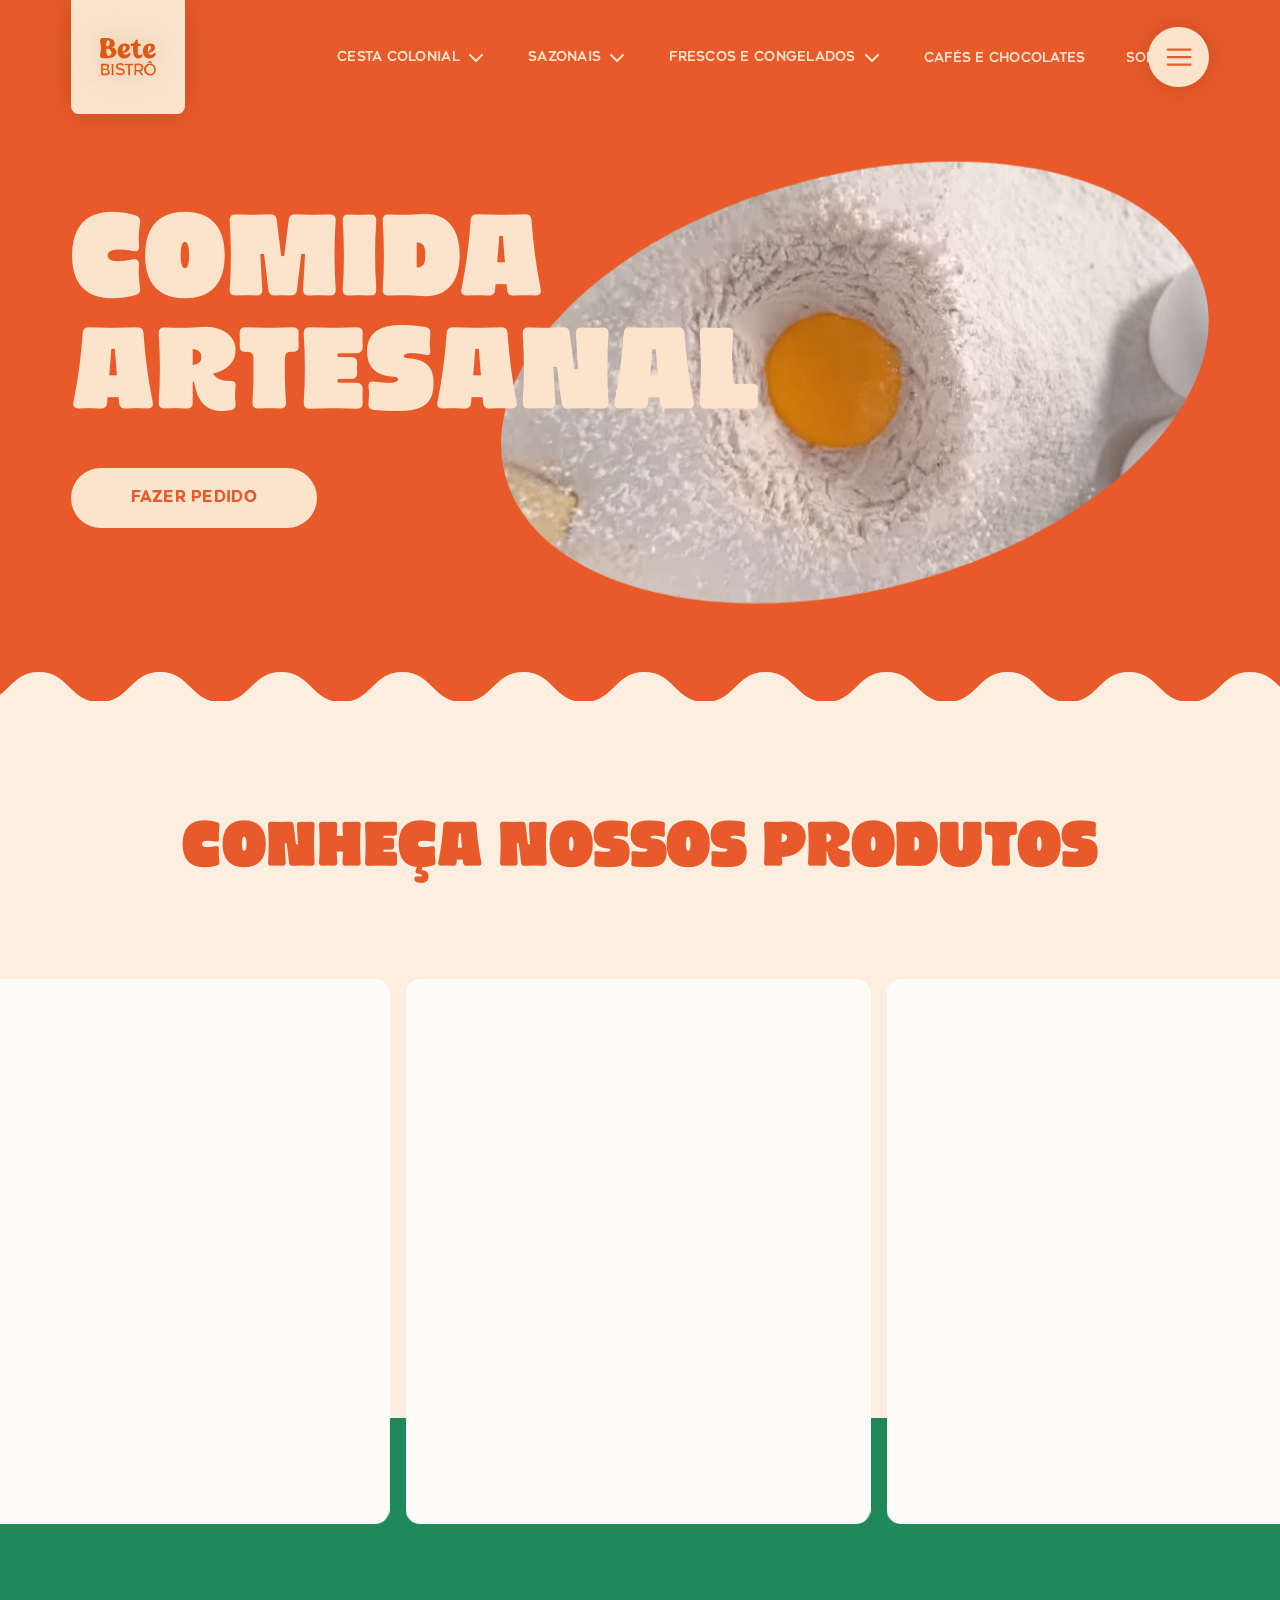
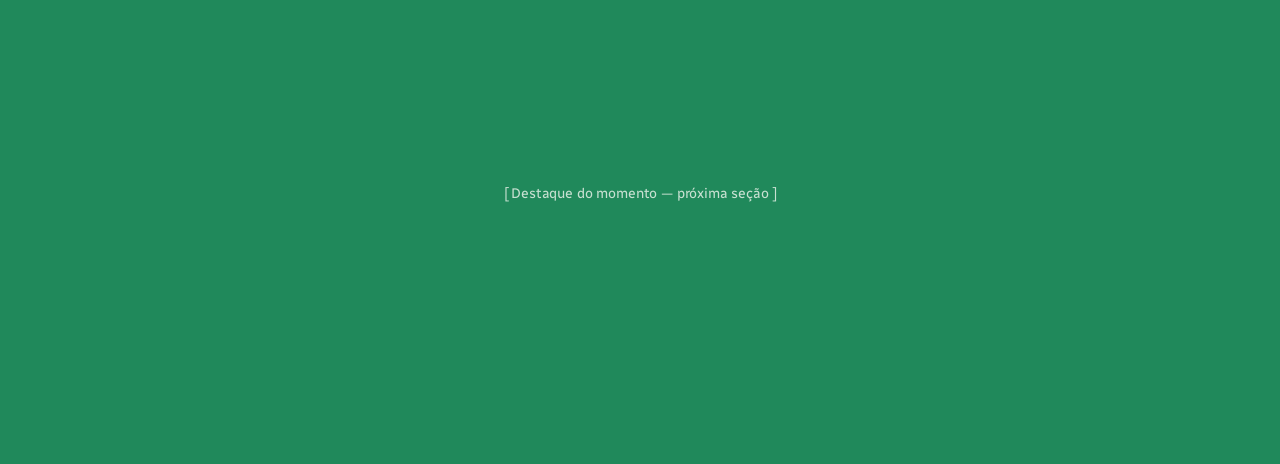
<file: index.html>
<!DOCTYPE html>
<html lang="pt-BR">
<head>
  <meta charset="UTF-8">
  <meta name="viewport" content="width=device-width, initial-scale=1.0">
  <title>Bete Bistrô</title>
  <link rel="stylesheet" href="tokens.css">
  <link rel="stylesheet" href="styles.css">
</head>
<body data-page="home">

<!-- ============================================================
     HEADER
     ============================================================ -->
<header class="header is-collapsed" id="header">

  <!-- Logo (3 peças pra animação de entrada na home) -->
  <a href="/" class="header__logo" aria-label="Bete Bistrô — Página inicial">
    <div class="logo-anim" id="logoAnim">
      <div class="logo-anim__piece logo-anim__rect"></div>
      <img class="logo-anim__piece logo-anim__bete" src="assets/svg/logo-bete.svg" alt="" aria-hidden="true">
      <img class="logo-anim__piece logo-anim__bistro" src="assets/svg/logo-bistro.svg" alt="" aria-hidden="true">
    </div>
  </a>

  <!-- Nav expandido (desktop largo) -->
  <nav class="header__nav" id="nav" aria-label="Navegação principal">

    <div class="header__nav-item header__nav-item--has-children">
      <a href="/cesta-colonial" class="header__nav-link">
        Cesta Colonial
        <svg class="header__nav-chevron" viewBox="0 0 24 24" fill="none" aria-hidden="true">
          <path d="M6 9L12 15L18 9" />
        </svg>
      </a>
      <div class="header__dropdown" role="menu" aria-label="Subitens de Cesta Colonial">
        <a href="/cesta-afeto" role="menuitem">Cesta Afeto</a>
        <a href="/cesta-ternura" role="menuitem">Cesta Ternura</a>
        <a href="/cesta-carinho" role="menuitem">Cesta Carinho</a>
      </div>
    </div>

    <div class="header__nav-item header__nav-item--has-children">
      <a href="/sazonais" class="header__nav-link">
        Sazonais
        <svg class="header__nav-chevron" viewBox="0 0 24 24" fill="none" aria-hidden="true">
          <path d="M6 9L12 15L18 9" />
        </svg>
      </a>
      <div class="header__dropdown" role="menu" aria-label="Subitens de Sazonais">
        <a href="/cesta-inverno" role="menuitem">Cesta Inverno</a>
        <a href="/cesta-junina" role="menuitem">Cesta Junina</a>
      </div>
    </div>

    <div class="header__nav-item header__nav-item--has-children">
      <a href="/frescos-e-congelados" class="header__nav-link">
        Frescos e Congelados
        <svg class="header__nav-chevron" viewBox="0 0 24 24" fill="none" aria-hidden="true">
          <path d="M6 9L12 15L18 9" />
        </svg>
      </a>
      <div class="header__dropdown" role="menu" aria-label="Subitens de Frescos e Congelados">
        <a href="/doces-bolos-tortas" role="menuitem">Doces, bolos e tortas</a>
        <a href="/paes-salgados" role="menuitem">Pães e Salgados</a>
      </div>
    </div>

    <div class="header__nav-item">
      <a href="/cafes-e-chocolates" class="header__nav-link">Cafés e Chocolates</a>
    </div>

    <div class="header__nav-item">
      <a href="/sobre" class="header__nav-link">Sobre Nós</a>
    </div>

  </nav>

  <!-- Botão menu (hamburguer/X) -->
  <button class="menu-btn is-visible" id="menuBtn" aria-label="Abrir menu" aria-expanded="false" aria-controls="drawer">
    <span class="menu-btn__bg" aria-hidden="true"></span>
    <svg class="menu-btn__icon icon" viewBox="0 0 24 24" fill="none" aria-hidden="true">
      <line class="menu-btn__line menu-btn__line--top"    x1="3" y1="6"  x2="21" y2="6"  />
      <line class="menu-btn__line menu-btn__line--middle" x1="3" y1="12" x2="21" y2="12" />
      <line class="menu-btn__line menu-btn__line--bottom" x1="3" y1="18" x2="21" y2="18" />
    </svg>
  </button>

</header>

<!-- Síncrono: remove o estado collapsed default em desktop top, antes do primeiro paint.
     Em mobile/tablet/scrolled, mantém o estado collapsed (que é o default no HTML). -->
<script>
  if (window.innerWidth > 1200 && window.scrollY <= 100) {
    document.getElementById('header').classList.remove('is-collapsed');
    document.getElementById('menuBtn').classList.remove('is-visible');
  } else if (document.body.getAttribute('data-page') === 'home') {
    /* Mobile/tablet home: esconde o btn pra animar junto com o logo */
    document.getElementById('menuBtn').classList.remove('is-visible');
  }
</script>


<!-- ============================================================
     DRAWER (gaveta do menu)
     ============================================================ -->
<div class="drawer" id="drawer" aria-hidden="true">
  <div class="drawer__overlay" aria-hidden="true"></div>

  <nav class="drawer__panel" aria-label="Menu principal" role="navigation">
    <ul class="drawer__list">

      <li class="drawer__item drawer__item--has-children">
        <button class="drawer__row" aria-expanded="false" aria-controls="sub-cesta-colonial">
          <span class="drawer__label">Cesta Colonial</span>
          <svg class="drawer__chevron icon" viewBox="0 0 24 24" fill="none" aria-hidden="true">
            <path d="M6 9L12 15L18 9" stroke-linecap="round" stroke-linejoin="round" />
          </svg>
        </button>
        <div class="drawer__submenu" id="sub-cesta-colonial">
          <div class="drawer__submenu-inner">
            <a href="/cesta-afeto" class="drawer__sublink">Cesta Afeto</a>
            <a href="/cesta-ternura" class="drawer__sublink">Cesta Ternura</a>
            <a href="/cesta-carinho" class="drawer__sublink">Cesta Carinho</a>
            <a href="/cesta-colonial" class="drawer__sublink drawer__sublink--all">Ver todos</a>
          </div>
        </div>
      </li>

      <li class="drawer__item drawer__item--has-children">
        <button class="drawer__row" aria-expanded="false" aria-controls="sub-sazonais">
          <span class="drawer__label">Sazonais</span>
          <svg class="drawer__chevron icon" viewBox="0 0 24 24" fill="none" aria-hidden="true">
            <path d="M6 9L12 15L18 9" stroke-linecap="round" stroke-linejoin="round" />
          </svg>
        </button>
        <div class="drawer__submenu" id="sub-sazonais">
          <div class="drawer__submenu-inner">
            <a href="/cesta-inverno" class="drawer__sublink">Cesta Inverno</a>
            <a href="/cesta-junina" class="drawer__sublink">Cesta Junina</a>
            <a href="/sazonais" class="drawer__sublink drawer__sublink--all">Ver todos</a>
          </div>
        </div>
      </li>

      <li class="drawer__item drawer__item--has-children">
        <button class="drawer__row" aria-expanded="false" aria-controls="sub-frescos">
          <span class="drawer__label">Frescos e Congelados</span>
          <svg class="drawer__chevron icon" viewBox="0 0 24 24" fill="none" aria-hidden="true">
            <path d="M6 9L12 15L18 9" stroke-linecap="round" stroke-linejoin="round" />
          </svg>
        </button>
        <div class="drawer__submenu" id="sub-frescos">
          <div class="drawer__submenu-inner">
            <a href="/doces-bolos-tortas" class="drawer__sublink">Doces, bolos e tortas</a>
            <a href="/paes-salgados" class="drawer__sublink">Pães e Salgados</a>
            <a href="/frescos-e-congelados" class="drawer__sublink drawer__sublink--all">Ver todos</a>
          </div>
        </div>
      </li>

      <li class="drawer__item">
        <a href="/cafes-e-chocolates" class="drawer__row drawer__row--link">
          <span class="drawer__label">Cafés e Chocolates</span>
        </a>
      </li>

      <li class="drawer__item">
        <a href="/sobre" class="drawer__row drawer__row--link">
          <span class="drawer__label">Sobre Nós</span>
        </a>
      </li>

    </ul>
  </nav>
</div>


<!-- ============================================================
     HERO
     ============================================================ -->
<section class="hero" id="hero">

  <h1 class="hero__title">
    Comida<br>
    <span class="hero__title-rotator" aria-live="polite">Artesanal</span>
  </h1>

  <div class="hero__video-shape">
    <video
      class="hero__video"
      autoplay
      muted
      loop
      playsinline
      preload="auto"
      poster="assets/img/hero-fallback.png"
      aria-hidden="true">
      <source src="assets/video/hero.webm" type="video/webm">
      <source src="assets/video/hero.mp4" type="video/mp4">
    </video>
  </div>

  <a href="#fazer-pedido" class="btn-primary hero__cta">Fazer pedido</a>

  <div class="hero__ondinha" aria-hidden="true"></div>

</section>


<!-- ============================================================
     CATEGORIAS — "Conheça nossos produtos"
     ============================================================ -->
<section class="categorias" id="categorias">

  <h2 class="categorias__titulo">Conheça nossos produtos</h2>

  <div class="categorias__carousel">
    <div class="categorias__track">

      <a href="/cesta-colonial" class="categorias__card" data-categoria="cesta-colonial">
        <div class="categorias__card-inner">
          <!-- Placeholder: imagem + lettering virão depois -->
        </div>
      </a>

      <a href="/sazonais" class="categorias__card" data-categoria="sazonais">
        <div class="categorias__card-inner">
        </div>
      </a>

      <a href="/cafes-e-chocolates" class="categorias__card" data-categoria="cafes-chocolates">
        <div class="categorias__card-inner">
        </div>
      </a>

      <a href="/frescos-e-congelados" class="categorias__card" data-categoria="frescos-congelados">
        <div class="categorias__card-inner">
        </div>
      </a>

    </div>
  </div>

</section>


<!-- ============================================================
     DESTAQUE (placeholder — próxima seção, fundo verde)
     ============================================================ -->
<section class="destaque" id="destaque">
  [ Destaque do momento — próxima seção ]
</section>


<!-- SVG escondido com o clip-path do shape do hero (referenciado pelo CSS) -->
<svg width="0" height="0" style="position:absolute" aria-hidden="true" focusable="false">
  <defs>
    <clipPath id="hero-shape" clipPathUnits="objectBoundingBox">
      <path d="M0.994 0.289 C1.036 0.540, 0.849 0.837, 0.576 0.953 C0.303 1.070, 0.048 0.961, 0.006 0.711 C-0.036 0.460, 0.151 0.163, 0.424 0.047 C0.696 -0.070, 0.952 0.039, 0.994 0.289 Z" />
    </clipPath>
  </defs>
</svg>

<script src="main.js"></script>
</body>
</html>
</file>
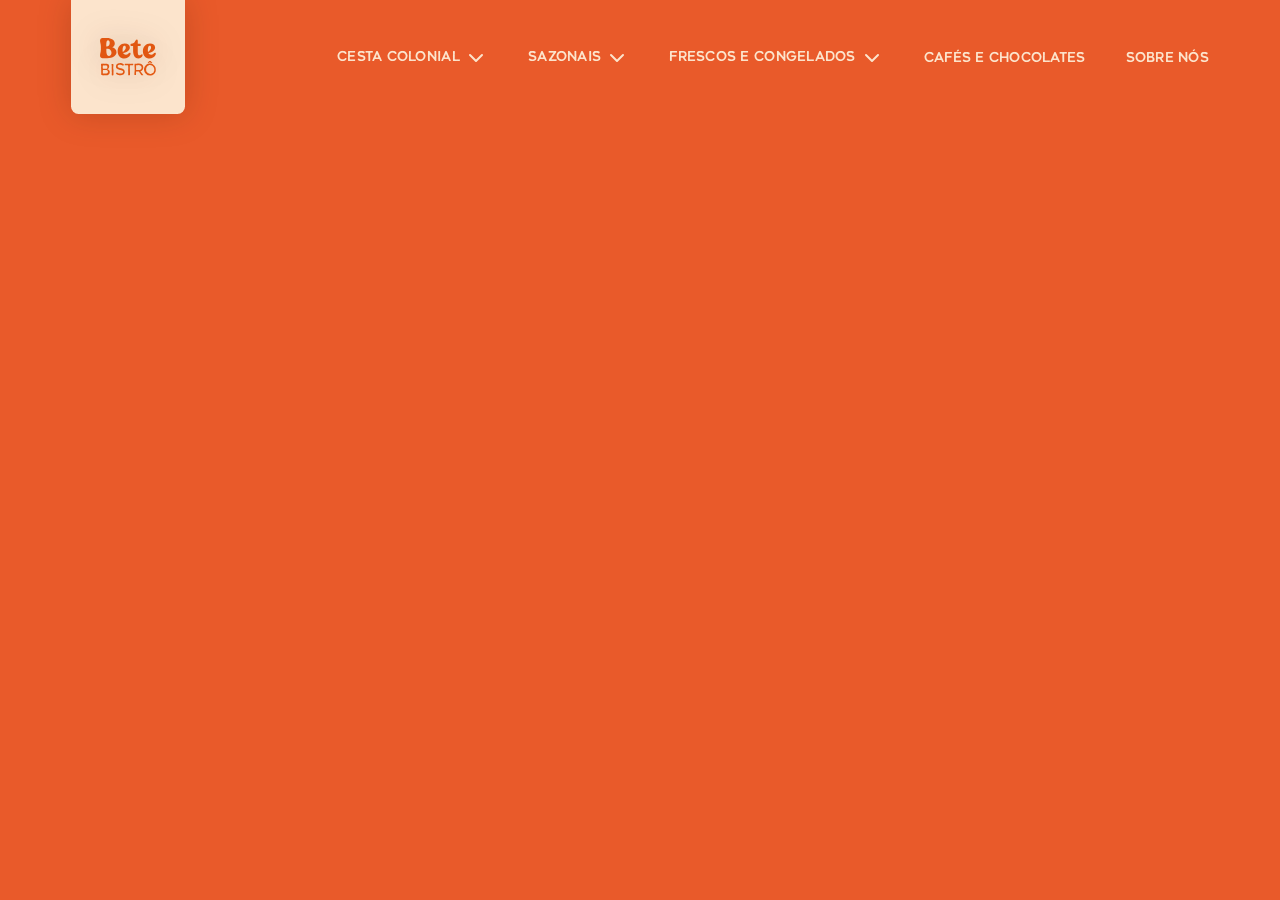
<file: sobre.html>
<!DOCTYPE html>
<html lang="pt-BR">
<head>
  <meta charset="UTF-8">
  <meta name="viewport" content="width=device-width, initial-scale=1.0">
  <title>Sobre Nós — Bete Bistrô</title>
  <link rel="stylesheet" href="tokens.css">
  <link rel="stylesheet" href="styles.css">
</head>
<body>

<!-- ============================================================
     HEADER (idêntico à home)
     ============================================================ -->
<header class="header is-collapsed" id="header">
  <a href="/" class="header__logo" aria-label="Bete Bistrô — Página inicial">
    <div class="logo-anim" id="logoAnim">
      <div class="logo-anim__piece logo-anim__rect"></div>
      <img class="logo-anim__piece logo-anim__bete" src="assets/svg/logo-bete.svg" alt="" aria-hidden="true">
      <img class="logo-anim__piece logo-anim__bistro" src="assets/svg/logo-bistro.svg" alt="" aria-hidden="true">
    </div>
  </a>

  <nav class="header__nav" id="nav" aria-label="Navegação principal">
    <div class="header__nav-item header__nav-item--has-children">
      <a href="/cesta-colonial" class="header__nav-link">Cesta Colonial
        <svg class="header__nav-chevron" viewBox="0 0 24 24" fill="none" aria-hidden="true"><path d="M6 9L12 15L18 9" /></svg>
      </a>
      <div class="header__dropdown" role="menu" aria-label="Subitens de Cesta Colonial">
        <a href="/cesta-afeto" role="menuitem">Cesta Afeto</a>
        <a href="/cesta-ternura" role="menuitem">Cesta Ternura</a>
        <a href="/cesta-carinho" role="menuitem">Cesta Carinho</a>
      </div>
    </div>
    <div class="header__nav-item header__nav-item--has-children">
      <a href="/sazonais" class="header__nav-link">Sazonais
        <svg class="header__nav-chevron" viewBox="0 0 24 24" fill="none" aria-hidden="true"><path d="M6 9L12 15L18 9" /></svg>
      </a>
      <div class="header__dropdown" role="menu" aria-label="Subitens de Sazonais">
        <a href="/cesta-inverno" role="menuitem">Cesta Inverno</a>
        <a href="/cesta-junina" role="menuitem">Cesta Junina</a>
      </div>
    </div>
    <div class="header__nav-item header__nav-item--has-children">
      <a href="/frescos-e-congelados" class="header__nav-link">Frescos e Congelados
        <svg class="header__nav-chevron" viewBox="0 0 24 24" fill="none" aria-hidden="true"><path d="M6 9L12 15L18 9" /></svg>
      </a>
      <div class="header__dropdown" role="menu" aria-label="Subitens de Frescos e Congelados">
        <a href="/doces-bolos-tortas" role="menuitem">Doces, bolos e tortas</a>
        <a href="/paes-salgados" role="menuitem">Pães e Salgados</a>
      </div>
    </div>
    <div class="header__nav-item">
      <a href="/cafes-e-chocolates" class="header__nav-link">Cafés e Chocolates</a>
    </div>
    <div class="header__nav-item">
      <a href="/sobre" class="header__nav-link">Sobre Nós</a>
    </div>
  </nav>

  <button class="menu-btn is-visible" id="menuBtn" aria-label="Abrir menu" aria-expanded="false" aria-controls="drawer">
    <span class="menu-btn__bg" aria-hidden="true"></span>
    <svg class="menu-btn__icon icon" viewBox="0 0 24 24" fill="none" aria-hidden="true">
      <line class="menu-btn__line menu-btn__line--top"    x1="3" y1="6"  x2="21" y2="6"  />
      <line class="menu-btn__line menu-btn__line--middle" x1="3" y1="12" x2="21" y2="12" />
      <line class="menu-btn__line menu-btn__line--bottom" x1="3" y1="18" x2="21" y2="18" />
    </svg>
  </button>
</header>

<script>
  if (window.innerWidth > 1200 && window.scrollY <= 100) {
    document.getElementById('header').classList.remove('is-collapsed');
    document.getElementById('menuBtn').classList.remove('is-visible');
  }
</script>

<div class="drawer" id="drawer" aria-hidden="true">
  <div class="drawer__overlay" aria-hidden="true"></div>
  <nav class="drawer__panel" aria-label="Menu principal" role="navigation">
    <ul class="drawer__list">
      <li class="drawer__item drawer__item--has-children">
        <button class="drawer__row" aria-expanded="false" aria-controls="sub-cesta-colonial">
          <span class="drawer__label">Cesta Colonial</span>
          <svg class="drawer__chevron icon" viewBox="0 0 24 24" fill="none" aria-hidden="true"><path d="M6 9L12 15L18 9" stroke-linecap="round" stroke-linejoin="round" /></svg>
        </button>
        <div class="drawer__submenu" id="sub-cesta-colonial">
          <div class="drawer__submenu-inner">
            <a href="/cesta-afeto" class="drawer__sublink">Cesta Afeto</a>
            <a href="/cesta-ternura" class="drawer__sublink">Cesta Ternura</a>
            <a href="/cesta-carinho" class="drawer__sublink">Cesta Carinho</a>
            <a href="/cesta-colonial" class="drawer__sublink drawer__sublink--all">Ver todos</a>
          </div>
        </div>
      </li>
      <li class="drawer__item drawer__item--has-children">
        <button class="drawer__row" aria-expanded="false" aria-controls="sub-sazonais">
          <span class="drawer__label">Sazonais</span>
          <svg class="drawer__chevron icon" viewBox="0 0 24 24" fill="none" aria-hidden="true"><path d="M6 9L12 15L18 9" stroke-linecap="round" stroke-linejoin="round" /></svg>
        </button>
        <div class="drawer__submenu" id="sub-sazonais">
          <div class="drawer__submenu-inner">
            <a href="/cesta-inverno" class="drawer__sublink">Cesta Inverno</a>
            <a href="/cesta-junina" class="drawer__sublink">Cesta Junina</a>
            <a href="/sazonais" class="drawer__sublink drawer__sublink--all">Ver todos</a>
          </div>
        </div>
      </li>
      <li class="drawer__item drawer__item--has-children">
        <button class="drawer__row" aria-expanded="false" aria-controls="sub-frescos">
          <span class="drawer__label">Frescos e Congelados</span>
          <svg class="drawer__chevron icon" viewBox="0 0 24 24" fill="none" aria-hidden="true"><path d="M6 9L12 15L18 9" stroke-linecap="round" stroke-linejoin="round" /></svg>
        </button>
        <div class="drawer__submenu" id="sub-frescos">
          <div class="drawer__submenu-inner">
            <a href="/doces-bolos-tortas" class="drawer__sublink">Doces, bolos e tortas</a>
            <a href="/paes-salgados" class="drawer__sublink">Pães e Salgados</a>
            <a href="/frescos-e-congelados" class="drawer__sublink drawer__sublink--all">Ver todos</a>
          </div>
        </div>
      </li>
      <li class="drawer__item">
        <a href="/cafes-e-chocolates" class="drawer__row drawer__row--link">
          <span class="drawer__label">Cafés e Chocolates</span>
        </a>
      </li>
      <li class="drawer__item">
        <a href="/sobre" class="drawer__row drawer__row--link">
          <span class="drawer__label">Sobre Nós</span>
        </a>
      </li>
    </ul>
  </nav>
</div>

<!-- ============================================================
     CONTEÚDO (placeholder — só fundo laranja pra testar)
     ============================================================ -->
<section style="min-height: 100vh; background: var(--color-laranja-500); padding-top: var(--logo-size);"></section>

<script src="main.js"></script>
</body>
</html>
</file>
<file: tokens.css>
/* ============================================================
   Bete Bistrô — Design Tokens
   Fonte da verdade: exportado do Figma (Marca + Alias + Responsivo)
   ============================================================ */

:root {
  /* ----------------------------------------------------------
     CORES PRIMITIVAS
     ---------------------------------------------------------- */

  /* Marfim */
  --color-marfim-50:  #FEFCF9;
  --color-marfim-100: #FEF8F3;
  --color-marfim-200: #FCF2E9;
  --color-marfim-300: #FDEEE0;
  --color-marfim-400: #FBE8D5;
  --color-marfim-500: #FCE4CC;

  /* Cinza */
  --color-cinza-50:  #F1EDE7;
  --color-cinza-100: #E3DCCE;
  --color-cinza-200: #C0B8A9;
  --color-cinza-300: #9E988B;
  --color-cinza-400: #7C766C;
  --color-cinza-500: #5D5951;
  --color-cinza-600: #4A4640;
  --color-cinza-700: #393731;
  --color-cinza-800: #282622;
  --color-cinza-900: #191714;
  --color-cinza-950: #0F0E0B;

  /* Laranja */
  --color-laranja-50:  #FFEDE7;
  --color-laranja-100: #FFDBCE;
  --color-laranja-200: #FFB99F;
  --color-laranja-300: #FF946D;
  --color-laranja-400: #FF7342;
  --color-laranja-500: #E95A2A;
  --color-laranja-600: #CC4211;
  --color-laranja-700: #A92900;
  --color-laranja-800: #7F1E00;
  --color-laranja-900: #551700;
  --color-laranja-950: #381200;

  /* Verde */
  --color-verde-50:  #E6F0EA;
  --color-verde-100: #C7E0D1;
  --color-verde-200: #98CDAF;
  --color-verde-300: #66B98E;
  --color-verde-400: #3DA272;
  --color-verde-500: #20895B;
  --color-verde-600: #00754A;
  --color-verde-700: #005C39;
  --color-verde-800: #004529;
  --color-verde-900: #002F1A;
  --color-verde-950: #002110;

  /* Ocre */
  --color-ocre-50:  #FFF1E6;
  --color-ocre-100: #FFE3CC;
  --color-ocre-200: #FFCEA1;
  --color-ocre-300: #FFB871;
  --color-ocre-400: #FFA849;
  --color-ocre-500: #F69A2C;
  --color-ocre-600: #D27C00;
  --color-ocre-700: #A76100;
  --color-ocre-800: #7B4500;
  --color-ocre-900: #502C00;
  --color-ocre-950: #341C00;

  /* Azul */
  --color-azul-50:  #EEF0FF;
  --color-azul-100: #D9DEFE;
  --color-azul-200: #B8C4FF;
  --color-azul-300: #92AAFF;
  --color-azul-400: #598CFD;
  --color-azul-500: #2B6FDB;
  --color-azul-600: #005BBF;
  --color-azul-700: #00499B;
  --color-azul-800: #003575;
  --color-azul-900: #002251;
  --color-azul-950: #00163B;

  /* Marrom */
  --color-marrom-50:  #FCF2EB;
  --color-marrom-100: #F6E1D5;
  --color-marrom-200: #E8C5AF;
  --color-marrom-300: #D9A686;
  --color-marrom-400: #C28259;
  --color-marrom-500: #9C5C2D;
  --color-marrom-600: #874A1F;
  --color-marrom-700: #6D3913;
  --color-marrom-800: #522A0E;
  --color-marrom-900: #391D06;
  --color-marrom-950: #271300;

  /* Monocromático */
  --color-preto:  #000000;
  --color-branco: #FFFFFF;

  /* Cores de Suporte */
  --color-info-subtle:     #DAF1FE;
  --color-info-default:    #3AB8E6;
  --color-info-strong:     #005A75;

  --color-alerta-subtle:   #FFEBD1;
  --color-alerta-default:  #F0B441;
  --color-alerta-strong:   #775300;

  --color-erro-subtle:     #FFE9E7;
  --color-erro-default:    #F76365;
  --color-erro-strong:     #A60927;

  --color-sucesso-subtle:  #E1F3DF;
  --color-sucesso-default: #85BE85;
  --color-sucesso-strong:  #005818;


  /* ----------------------------------------------------------
     TIPOGRAFIA
     ---------------------------------------------------------- */

  --font-titulo:    'GimmeWeb', sans-serif;
  --font-subtitulo: 'RenosWeb', sans-serif;
  --font-body:      'RadioCanadaWeb', sans-serif;

  --font-kerning-body: -0.01em;

  /* Escala tipográfica fluida (360 → 1024 → 1440)
     Valores extraídos do Figma: Responsivo.zip */
  --font-size-hero:    clamp(48px, min(21.976px + 7.229vw, 36.923px + 5.769vw), 120px);
  --font-size-h1:      clamp(40px, max(33.494px + 1.807vw, 22.462px + 2.885vw), 64px);
  --font-size-h2:      clamp(36px, 29.333px + 1.852vw, 56px);
  --font-size-h3:      clamp(32px, max(27.663px + 1.205vw, 20.308px + 1.923vw), 48px);
  --font-size-h4:      clamp(28px, 24px + 1.111vw, 40px);
  --font-size-s1:      24px;
  --font-size-s2:      20px;
  --font-size-s3:      18px;
  --font-size-s4:      16px;
  --font-size-s5:      14px;
  --font-size-body-lg: 18px;
  --font-size-body:    16px;
  --font-size-body-md: 14px;
  --font-size-caption: 12px;


  /* ----------------------------------------------------------
     ESCALA NUMÉRICA
     ---------------------------------------------------------- */

  --scale-0:    0px;
  --scale-25:   1px;
  --scale-50:   2px;
  --scale-100:  4px;
  --scale-200:  8px;
  --scale-300:  12px;
  --scale-400:  16px;
  --scale-500:  20px;
  --scale-600:  24px;
  --scale-700:  28px;
  --scale-800:  32px;
  --scale-900:  36px;
  --scale-1000: 40px;
  --scale-1200: 48px;
  --scale-1300: 52px;
  --scale-1600: 64px;
  --scale-1800: 72px;
  --scale-2000: 80px;
  --scale-2400: 96px;
  --scale-3000: 120px;


  /* ----------------------------------------------------------
     BORDA
     ---------------------------------------------------------- */

  --border-width-none:   var(--scale-0);
  --border-width-small:  var(--scale-50);
  --border-width-medium: var(--scale-100);

  --border-radius-none:        var(--scale-0);
  --border-radius-small:       var(--scale-50);
  --border-radius-medium:      var(--scale-100);
  --border-radius-large:       var(--scale-200);
  --border-radius-super-large: var(--scale-300);
  --border-radius-round:       var(--scale-3000);


  /* ----------------------------------------------------------
     GRID — Desktop (padrão)
     ---------------------------------------------------------- */

  --grid-largura: 1440px;
  --grid-colunas: 12;
  --grid-margem:  var(--scale-2000);  /* 80px */
  --grid-gutter:  var(--scale-600);   /* 24px */


  /* ----------------------------------------------------------
     ANIMAÇÃO — Easings
     Pico de velocidade assimétrico (estilo AE):
     entrada → pico em ~67% da duração
     saída   → pico em ~33% da duração (espelho)
     Ambos começam e terminam em velocidade zero.
     ---------------------------------------------------------- */

  /* Par principal — usar em scroll reveals, lettering, parallax,
     carrosséis, aparições/desaparições de elementos */
  --ease-entrada:  cubic-bezier(0.88, 0, 0.48, 1);
  --ease-saida:    cubic-bezier(0.52, 0, 0.12, 1);

  /* Hover / interações instantâneas — sem pico, resposta direta */
  --ease-hover:    ease;

  /* Bounce — appear/disappear com overshoot (menu-btn).
     Exceção ao par principal: bounce já reproduz pico de velocidade via escala. */
  --ease-bounce-in:  cubic-bezier(0.34, 1.56, 0.64, 1);
  --ease-bounce-out: cubic-bezier(0.6, -0.55, 0.735, 0.045);

  /* Colapsar (menu, chars) — par legado, sem uso atual */
  --ease-collapse: cubic-bezier(0.55, 0, 1, 0.3);
  --ease-expand:   cubic-bezier(0, 0.2, 0.35, 1);
}


/* ============================================================
   GRID — Tablet
   ============================================================ */
@media (max-width: 1024px) {
  :root {
    --grid-largura: 1024px;
    --grid-colunas: 8;
    --grid-margem:  var(--scale-1000);  /* 40px */
    --grid-gutter:  var(--scale-500);   /* 20px */
  }
}


/* ============================================================
   GRID — Mobile
   ============================================================ */
@media (max-width: 768px) {
  :root {
    --grid-largura: 360px;
    --grid-colunas: 4;
    --grid-margem:  var(--scale-500);  /* 20px */
    --grid-gutter:  var(--scale-400);  /* 16px */
  }
}
</file>
<file: styles.css>
/* ============================================================
   Bete Bistrô — styles.css
   Depende de tokens.css (carregado antes via <link>)
   ============================================================ */


/* ============================================================
   FONTES
   ============================================================ */
@font-face {
  font-family: 'GimmeWeb';
  src: url('assets/fonts/GimmeExtraBold-Regular.otf') format('opentype');
  font-weight: 800;
  font-display: swap;
}

@font-face {
  font-family: 'RenosWeb';
  src: url('assets/fonts/RenosRough-Light.otf') format('opentype');
  font-weight: 300;
  font-display: swap;
}

@font-face {
  font-family: 'RenosWeb';
  src: url('assets/fonts/RenosRough-Regular.otf') format('opentype');
  font-weight: 400;
  font-display: swap;
}

@font-face {
  font-family: 'RenosWeb';
  src: url('assets/fonts/RenosRough-Bold.otf') format('opentype');
  font-weight: 700;
  font-display: swap;
}

@font-face {
  font-family: 'RenosWeb';
  src: url('assets/fonts/RenosRough-Black.otf') format('opentype');
  font-weight: 900;
  font-display: swap;
}

@font-face {
  font-family: 'RadioCanadaWeb';
  src: url('assets/fonts/RadioCanada-VariableFont_wdth,wght.ttf') format('truetype-variations');
  font-weight: 300 700;
  font-style: normal;
  font-display: swap;
}

@font-face {
  font-family: 'RadioCanadaWeb';
  src: url('assets/fonts/RadioCanada-Italic-VariableFont_wdth,wght.ttf') format('truetype-variations');
  font-weight: 300 700;
  font-style: italic;
  font-display: swap;
}


/* ============================================================
   TOKENS LOCAIS (fluidos, não estão no tokens.css)
   ============================================================ */
:root {
  /* Header */
  --logo-size:        clamp(80px, 66.67px + 3.704vw, 120px);
  --icon-size:        clamp(40px, 32px + 2.222vw, 64px);
  --header-padding:   clamp(20px, 5.556vw, 80px);

  /*
    Stroke fluido pros ícones.
    Fórmula linear: 1px + (tamanho / 24)
    icon 24px → stroke 2px
    icon 48px → stroke 3px
    icon 64px → stroke 3.67px
  */
  --icon-stroke: calc(1px + var(--icon-size) / 24);

  /* Drawer */
  --drawer-radius:   var(--border-radius-large);   /* 8px */
  --drawer-gap:      var(--scale-600);              /* 24px — respiro entre botão e drawer */
  --drawer-padding:  var(--scale-800);              /* 32px (era 24px) */
}


/* ============================================================
   RESET MÍNIMO
   ============================================================ */
*,
*::before,
*::after {
  margin: 0;
  padding: 0;
  box-sizing: border-box;
}

ul, ol {
  list-style: none;
}

button {
  background: none;
  border: none;
  cursor: pointer;
  color: inherit;
  font: inherit;
}

a {
  color: inherit;
  text-decoration: none;
}

body {
  background: var(--color-marfim-300);
  color: var(--color-cinza-500);
  font-family: var(--font-body);
  font-weight: 400;
  letter-spacing: var(--font-kerning-body);
  -webkit-font-smoothing: antialiased;
}


/* ============================================================
   ICON (classe global pros SVGs)

   Aplica stroke fluido + non-scaling-stroke pra mantermos a
   regra de "stroke proporcionalmente mais fino quanto maior".
   ============================================================ */
.icon {
  display: block;
  flex-shrink: 0;
  width: var(--icon-size);
  height: var(--icon-size);
}

.icon line,
.icon path,
.icon polyline,
.icon polygon,
.icon circle,
.icon rect {
  stroke: var(--color-laranja-500);
  stroke-width: var(--icon-stroke);
  stroke-linecap: round;
  stroke-linejoin: round;
  vector-effect: non-scaling-stroke;
  fill: none;
}


/* ============================================================
   HEADER
   ============================================================ */
.header {
  position: fixed;
  top: 0;
  left: 0;
  width: 100%;
  z-index: 100;
  display: flex;
  align-items: flex-start;
  justify-content: space-between;
  padding: 0 var(--header-padding);
  pointer-events: none;
}

.header > * {
  pointer-events: auto;
}


/* ----- Logo ----- */
.header__logo {
  display: block;
  flex-shrink: 0;
  width: var(--logo-size);
  height: var(--logo-size);
  transition:
    width 0.3s var(--ease-entrada),
    height 0.3s var(--ease-entrada);
}

.header__logo > img {
  width: 100%;
  height: 100%;
  display: block;
}

/* ----- Logo animada (3 peças) ----- */
.logo-anim {
  position: relative;
  width: 100%;
  height: 100%;
}

.logo-anim__piece {
  position: absolute;
  filter: drop-shadow(0 0 16px rgba(56, 18, 0, 0.20));   /* laranja-950 @ 20% */
}

.logo-anim__rect {
  inset: 0;
  background: var(--color-marfim-500);
  border-radius: 0 0 6.67% 6.67%;
}

.logo-anim__bete {
  top: 33.3%;
  left: 25%;
  width: 49.2%;
  height: auto;
}

.logo-anim__bistro {
  top: 53.3%;
  left: 25.8%;
  width: 48.3%;
  height: auto;
}

/* Animação de entrada — só quando .is-animating (home page, via JS) */
.logo-anim.is-animating .logo-anim__piece {
  transform-origin: center top;
  animation: logo-entrance 640ms linear both;
}

.logo-anim.is-animating .logo-anim__rect   { animation-delay: 0ms; }
.logo-anim.is-animating .logo-anim__bete   { animation-delay: 160ms; }
.logo-anim.is-animating .logo-anim__bistro { animation-delay: 320ms; }

@keyframes logo-entrance {
  0%   { transform: scaleX(1) scaleY(0);    opacity: 0; filter: blur(0px)   drop-shadow(0 0 0px rgba(56,18,0,0)); }
  10%  { transform: scaleX(1) scaleY(0.15); opacity: 0.4; filter: blur(0.4px) drop-shadow(0 0 2px rgba(56,18,0,0.03)); }
  38%  { transform: scaleX(1) scaleY(1);    opacity: 1; filter: blur(0.3px) drop-shadow(0 0 10px rgba(56,18,0,0.12)); }
  48%  { transform: scaleX(1.2) scaleY(1);  opacity: 1; filter: blur(0.6px) drop-shadow(0 0 14px rgba(56,18,0,0.17)); }
  56%  { transform: scaleX(1.4) scaleY(1);  opacity: 1; filter: blur(0.3px) drop-shadow(0 0 16px rgba(56,18,0,0.20)); }
  66%  { transform: scaleX(1.1) scaleY(0.75); opacity: 1; filter: blur(0.4px) drop-shadow(0 0 16px rgba(56,18,0,0.20)); }
  75%  { transform: scaleX(1) scaleY(0.6);  opacity: 1; filter: blur(0.2px) drop-shadow(0 0 16px rgba(56,18,0,0.20)); }
  88%  { transform: scaleX(1.05) scaleY(1.05); opacity: 1; filter: blur(0px) drop-shadow(0 0 16px rgba(56,18,0,0.20)); }
  100% { transform: scaleX(1) scaleY(1);    opacity: 1; filter: blur(0px)   drop-shadow(0 0 16px rgba(56,18,0,0.20)); }
}

/* Animação de saída — mesmos keyframes em reverse, stagger invertido (bistrô → bete → rect) */
.logo-anim.is-exiting { pointer-events: none; }

.logo-anim.is-exiting .logo-anim__piece {
  transform-origin: center top;
  animation: logo-entrance 640ms linear reverse both;
}

.logo-anim.is-exiting .logo-anim__bistro { animation-delay: 0ms; }
.logo-anim.is-exiting .logo-anim__bete   { animation-delay: 160ms; }
.logo-anim.is-exiting .logo-anim__rect   { animation-delay: 320ms; }

/* Mobile: logo encolhe 12px quando a gaveta tá aberta */
@media (max-width: 768px) {
  body.drawer-open .header__logo {
    width: calc(var(--logo-size) - 12px);
    height: calc(var(--logo-size) - 12px);
  }
}


/* ============================================================
   NAV EXPANDIDO (desktop largo, sem gaveta)
   ============================================================ */
.header__nav {
  display: flex;
  align-items: center;
  height: var(--logo-size);
  margin-left: auto;
}

.header__nav-item {
  position: relative;
  margin-left: var(--scale-1000);  /* 40px */
  transition: margin-left 0.30s var(--ease-entrada);
}

.header__nav-item:first-child {
  margin-left: 0;
}

/* Stagger expand pra margin-left — pequeno pra ser quase simultâneo */
.header__nav-item:nth-child(1) { transition-delay: 0s; }
.header__nav-item:nth-child(2) { transition-delay: 0.033s; }
.header__nav-item:nth-child(3) { transition-delay: 0.066s; }
.header__nav-item:nth-child(4) { transition-delay: 0.10s; }
.header__nav-item:nth-child(5) { transition-delay: 0.133s; }

.header__nav-link {
  font-family: var(--font-subtitulo);
  font-weight: 700;
  font-size: 13px;
  letter-spacing: 0.02em;
  text-transform: uppercase;
  color: var(--color-marfim-500);
  white-space: nowrap;
  display: inline-block;
  overflow: hidden;
  padding-top: 6px;
  max-width: 300px;
  opacity: 1;
  transition:
    letter-spacing 0.30s var(--ease-entrada),
    max-width 0.30s var(--ease-entrada),
    opacity 0.10s var(--ease-entrada),
    color 0.15s ease;
}

@media (hover: hover) and (pointer: fine) {
  .header__nav-link:hover {
    color: var(--color-laranja-300);
  }
}

/* Chevron do nav expandido (só itens com filhas) */
.header__nav-chevron {
  width: 24px;
  height: 24px;
  margin-left: 0;
  vertical-align: middle;
}

.header__nav-chevron path {
  stroke: currentColor;
  stroke-width: 2px;
  stroke-linecap: round;
  stroke-linejoin: round;
  vector-effect: non-scaling-stroke;
  fill: none;
}

/* Stagger expand — opacity volta primeiro (delay 0), depois letter-spacing e max-width */
.header__nav-item:nth-child(1) .header__nav-link { transition-delay: 0s, 0s, 0s, 0s; }
.header__nav-item:nth-child(2) .header__nav-link { transition-delay: 0.033s, 0.033s, 0.033s, 0s; }
.header__nav-item:nth-child(3) .header__nav-link { transition-delay: 0.066s, 0.066s, 0.066s, 0s; }
.header__nav-item:nth-child(4) .header__nav-link { transition-delay: 0.10s, 0.10s, 0.10s, 0s; }
.header__nav-item:nth-child(5) .header__nav-link { transition-delay: 0.133s, 0.133s, 0.133s, 0s; }

/* Collapsed state — nav some letra por letra, esquerda → direita */
.header.is-collapsed .header__nav-item {
  margin-left: 0;
  transition: margin-left 0.24s var(--ease-saida);
}

/* Stagger collapse pra margin-left */
.header.is-collapsed .header__nav-item:nth-child(1) { transition-delay: 0s; }
.header.is-collapsed .header__nav-item:nth-child(2) { transition-delay: 0.033s; }
.header.is-collapsed .header__nav-item:nth-child(3) { transition-delay: 0.066s; }
.header.is-collapsed .header__nav-item:nth-child(4) { transition-delay: 0.10s; }
.header.is-collapsed .header__nav-item:nth-child(5) { transition-delay: 0.133s; }

.header.is-collapsed .header__nav-link {
  letter-spacing: -0.5em;
  max-width: 0;
  opacity: 0;
  transition:
    letter-spacing 0.24s var(--ease-saida),
    max-width 0.24s var(--ease-saida),
    opacity 0.10s var(--ease-saida) 0.167s;
}

/* Stagger collapse — opacity só some no FIM (delay = duração das outras - duração do opacity) */
.header.is-collapsed .header__nav-item:nth-child(1) .header__nav-link { transition-delay: 0s, 0s, 0.167s; }
.header.is-collapsed .header__nav-item:nth-child(2) .header__nav-link { transition-delay: 0.033s, 0.033s, 0.20s; }
.header.is-collapsed .header__nav-item:nth-child(3) .header__nav-link { transition-delay: 0.066s, 0.066s, 0.233s; }
.header.is-collapsed .header__nav-item:nth-child(4) .header__nav-link { transition-delay: 0.10s, 0.10s, 0.267s; }
.header.is-collapsed .header__nav-item:nth-child(5) .header__nav-link { transition-delay: 0.133s, 0.133s, 0.30s; }


/* ----- Dropdown no hover (nav expandido com filhas) ----- */
.header__dropdown {
  position: absolute;
  top: 100%;
  left: 0;
  margin-top: var(--scale-300);  /* 12px de respiro */
  width: max-content;            /* largura pelo maior item */
  background: var(--color-marfim-500);
  border-radius: var(--border-radius-large);
  padding: var(--scale-300) 0;
  filter: drop-shadow(0 0 16px rgba(56, 18, 0, 0.20));   /* laranja-950 @ 20% — igual ao logo */
  opacity: 0;
  visibility: hidden;
  transform: translateY(-8px) scale(0.96);
  transform-origin: top left;
  transition:
    opacity 0.12s ease-in 0.13s,
    transform 0.25s ease-in,
    visibility 0s linear 0.25s;
  z-index: 90;
}

.header__nav-item--has-children:hover .header__dropdown,
.header__nav-item--has-children:focus-within .header__dropdown {
  opacity: 1;
  visibility: visible;
  transform: translateY(0) scale(1);
  transition:
    opacity 0.15s ease-out,
    transform 0.25s ease-out,
    visibility 0s;
}

.header__dropdown a {
  display: block;
  padding: var(--scale-300) var(--scale-600);   /* 12px 24px (era 8px 20px) */
  font-family: var(--font-body);
  font-size: 16px;
  color: var(--color-cinza-500);
  white-space: nowrap;
  transition: color 0.15s ease;
}

@media (hover: hover) and (pointer: fine) {
  .header__dropdown a:hover {
    color: var(--color-laranja-500);
  }
}

/* Dropdowns escondidos no estado collapsed (já tem a gaveta) */
.header.is-collapsed .header__dropdown {
  display: none;
}


/* ============================================================
   BOTÃO MENU (hamburguer ↔ X)

   Bolinha = ::before separado, fica embaixo do ícone.
   Ícone = SVG inline com 3 lines + flip global no SVG.
   ============================================================ */
.menu-btn {
  position: absolute;
  right: var(--header-padding);
  top: calc((var(--logo-size) - var(--icon-size)) / 2);
  width: var(--icon-size);
  height: var(--icon-size);
  padding: 0;
  display: grid;
  place-items: center;
  opacity: 0;
  visibility: hidden;
  transform: scale(0.4);
  transition: transform 0.2s ease;
  z-index: 110;
  filter: drop-shadow(0 0 16px rgba(56, 18, 0, 0.20));   /* laranja-950 @ 20% */
}

.menu-btn.is-visible {
  opacity: 1;
  visibility: visible;
  transform: scale(1);
}

@media (hover: hover) and (pointer: fine) {
  .menu-btn.is-visible:hover,
  .menu-btn.is-visible.is-open:hover {
    transform: scale(1.06);
  }
}

.menu-btn.is-visible:active,
.menu-btn.is-visible.is-open:active {
  transform: scale(0.96);
}

/* Bolinha (fundo circular) */
.menu-btn__bg {
  position: absolute;
  inset: 0;
  background: var(--color-marfim-500);
  border-radius: var(--border-radius-round);
}

/* Ícone (SVG com 3 traços) */
.menu-btn__icon {
  position: relative;
  z-index: 1;
  width: 50%;     /* o SVG ocupa metade do botão; 24 dentro de 48, 32 dentro de 64 etc */
  height: 50%;
  /* Recalcula stroke local baseado no tamanho REAL do SVG (metade do botão) */
  --icon-stroke: calc(1px + (var(--icon-size) / 2) / 24);
  transition: transform 0.4s var(--ease-entrada);
}

.menu-btn__line {
  transform-origin: 12px 12px;
  transform-box: view-box;
  transition:
    transform 0.4s var(--ease-entrada),
    opacity 0.2s var(--ease-entrada);
}

/* --- Estado aberto: morph + flip --- */
.menu-btn.is-open .menu-btn__icon {
  transform: rotate(180deg);
}

.menu-btn.is-open .menu-btn__line--top {
  /* Ordem: primeiro translate (move pro centro y=12), depois rotate.
     Em CSS string: a última aplicada vem primeiro, então rotate primeiro na string. */
  transform: rotate(45deg) translateY(6px);
}

.menu-btn.is-open .menu-btn__line--middle {
  opacity: 0;
}

.menu-btn.is-open .menu-btn__line--bottom {
  transform: rotate(-45deg) translateY(-6px);
}

/* Appear/disappear (entrada do botão quando o nav colapsa) */
@keyframes menuAppear {
  0%   { transform: scale(0.4); opacity: 0; }
  40%  { opacity: 1; }
  100% { transform: scale(1); opacity: 1; }
}

@keyframes menuDisappear {
  0%   { transform: scale(1);   opacity: 1; }
  60%  { opacity: 1; }
  100% { transform: scale(0.4); opacity: 0; }
}

.menu-btn.is-appearing {
  visibility: visible;
  animation: menuAppear 0.24s var(--ease-bounce-in) forwards;
}

.menu-btn.is-disappearing {
  visibility: visible;
  animation: menuDisappear 0.24s var(--ease-bounce-out) forwards;
}


/* ============================================================
   DRAWER (gaveta do menu)

   Origem da animação: o canto sup-dir, que é onde o botão tá.
   Desktop: gaveta de 312px alinhada à direita.
   Mobile: modal cobrindo a tela menos as margens.
   ============================================================ */
.drawer {
  position: fixed;
  inset: 0;
  pointer-events: none;
  z-index: 95;
}

/* Overlay — só aparece no mobile */
.drawer__overlay {
  position: absolute;
  inset: 0;
  background: rgba(25, 23, 20, 0);  /* cinza-900 com alpha animado */
  transition: background 0.3s ease;
  pointer-events: none;
}

/* Panel (a gaveta em si) */
.drawer__panel {
  position: absolute;
  top: calc((var(--logo-size) - var(--icon-size)) / 2 + var(--icon-size) + var(--drawer-gap));
  right: var(--header-padding);
  width: max-content;
  max-width: calc(100vw - var(--header-padding) * 2);
  max-height: calc(100vh - 100px);
  overflow-y: auto;
  background: var(--color-marfim-500);
  border-radius: var(--drawer-radius);
  padding: var(--scale-400) 0;  /* 16px vertical (era 12px) */
  filter: drop-shadow(0 0 16px rgba(56, 18, 0, 0.20));   /* laranja-950 @ 20% — igual ao logo/btn */
  opacity: 0;
  visibility: hidden;
  transform: scale(0);
  transform-origin: top right;
  transition:
    transform 0.35s var(--ease-entrada),
    opacity 0.2s var(--ease-entrada),
    visibility 0s linear 0.35s;
  pointer-events: auto;
}

/* --- Aberto --- */
.drawer.is-open {
  pointer-events: auto;
}

.drawer.is-open .drawer__panel {
  opacity: 1;
  visibility: visible;
  transform: scale(1);
  transition:
    transform 0.35s var(--ease-entrada),
    opacity 0.2s var(--ease-entrada),
    visibility 0s linear 0s;
}

/* --- Fechando (saída, opacity só no fim) --- */
.drawer.is-closing .drawer__panel {
  transition:
    transform 0.28s var(--ease-saida),
    opacity 0.12s var(--ease-saida) 0.16s,
    visibility 0s linear 0.28s;
}


/* ============================================================
   DRAWER — ITENS
   ============================================================ */
.drawer__item {
  position: relative;
}

/* Divisor entre itens (2px ocre-200) */
.drawer__item + .drawer__item::before {
  content: '';
  position: absolute;
  top: 0;
  left: var(--drawer-padding);
  right: var(--drawer-padding);
  height: var(--border-width-small);  /* 2px */
  background: var(--color-ocre-200);
}

/* Row — clicável tanto pra <button> (parent) quanto pra <a> (sem filhas) */
.drawer__row {
  display: flex;
  align-items: center;
  justify-content: space-between;
  gap: var(--scale-400);          /* 16px mínimo entre label e chevron */
  width: 100%;
  padding: var(--scale-600) var(--drawer-padding);  /* 24px vertical, 32px horizontal */
  text-align: left;
  cursor: pointer;
  color: var(--color-cinza-500);
  transition: color 0.15s ease;
}

@media (hover: hover) and (pointer: fine) {
  .drawer__row:hover {
    color: var(--color-laranja-500);
  }
}

.drawer__label {
  font-family: var(--font-subtitulo);
  font-weight: 700;
  font-size: 14px;            /* S5 */
  letter-spacing: 0.02em;
  text-transform: uppercase;
  color: inherit;              /* herda do row pra mudar no hover */
  padding-top: 6px;
  display: inline-block;
}

/* Chevron — tamanho fixo 24px aqui (não usa --icon-size global) */
.drawer__chevron {
  width: 24px;
  height: 24px;
  transition: transform 0.3s var(--ease-entrada);
}

.drawer__chevron path {
  stroke-width: 2px;   /* override do fluido pq aqui o tamanho é fixo */
}

.drawer__item--expanded .drawer__chevron {
  transform: rotate(180deg);
}


/* ============================================================
   DRAWER — SUBMENU (accordion)

   Trick do grid-template-rows: 0fr → 1fr pra animar altura
   de 0 ao tamanho natural do conteúdo, sem precisar de JS pra
   calcular altura.
   ============================================================ */
.drawer__submenu {
  display: grid;
  grid-template-rows: 0fr;
  transition: grid-template-rows 0.3s var(--ease-saida);  /* ease-in collapse */
}

.drawer__submenu-inner {
  min-height: 0;
  overflow: hidden;
}

.drawer__item--expanded .drawer__submenu {
  grid-template-rows: 1fr;
  transition: grid-template-rows 0.35s var(--ease-entrada);  /* ease-out expand */
}

.drawer__sublink {
  display: block;
  padding: var(--scale-300) var(--drawer-padding);  /* 12px 32px — mesmo alinhamento à esquerda dos rows */
  font-family: var(--font-body);
  font-size: 16px;
  font-weight: 400;
  color: var(--color-cinza-500);
  transition: color 0.15s ease;
}

@media (hover: hover) and (pointer: fine) {
  .drawer__sublink:hover {
    color: var(--color-laranja-500);
  }
}

.drawer__sublink--all {
  font-weight: 600;
}

/* Espaço extra no início e fim do submenu */
.drawer__submenu-inner > .drawer__sublink:first-child {
  padding-top: var(--scale-200);  /* 8px */
}

.drawer__submenu-inner > .drawer__sublink:last-child {
  margin-bottom: var(--scale-600);  /* 24px de margem DEPOIS do Ver todos */
}


/* ============================================================
   DRAWER — MOBILE (modal)
   ============================================================ */
@media (max-width: 768px) {
  .drawer__overlay {
    pointer-events: none;
  }

  .drawer.is-open .drawer__overlay {
    background: rgba(25, 23, 20, 0.45);
    pointer-events: auto;
  }

  .drawer.is-closing .drawer__overlay {
    background: rgba(25, 23, 20, 0);
  }

  .drawer__panel {
    /* Posicionado abaixo do botão, com margens iguais às do header */
    top: calc((var(--logo-size) - var(--icon-size)) / 2 + var(--icon-size) + var(--drawer-gap));
    right: var(--header-padding);
    left: var(--header-padding);
    bottom: auto;
    width: auto;
    max-width: none;
    max-height: calc(100vh - ((var(--logo-size) - var(--icon-size)) / 2 + var(--icon-size) + var(--drawer-gap)) - var(--header-padding));
    padding: var(--scale-400) 0;
    filter: none;                        /* sem sombra no mobile */
  }
}


/* ============================================================
   NO-ANIM — desliga transitions/animations temporariamente
   Usado no init do JS pra ajustar estado sem animação visível.
   ============================================================ */
.no-anim,
.no-anim *,
.no-anim *::before,
.no-anim *::after {
  transition: none !important;
  animation: none !important;
}


/* ============================================================
   PREFERS-REDUCED-MOTION
   ============================================================ */
@media (prefers-reduced-motion: reduce) {
  *,
  *::before,
  *::after {
    animation-duration: 0.01ms !important;
    animation-iteration-count: 1 !important;
    transition-duration: 0.01ms !important;
  }
}


/* ============================================================
   HERO
   ============================================================ */
.hero {
  position: relative;
  width: 100%;
  background: var(--color-laranja-500);
  overflow: hidden;                    /* corta o vídeo do parallax + rede pra título estourar */

  /* Mobile default: flex column, ordem DOM natural (title → video → cta) */
  display: flex;
  flex-direction: column;
  align-items: stretch;
  text-align: center;

  /* Respiro top — curva quebrada (Figma): 40 (360) → 48 (1024) → 16 (1440).
     min() de 2 clamps faz a transição na intersecção (1024). */
  padding-top: calc(var(--logo-size) + min(
    clamp(40px, 35.66px + 1.205vw, 48px),
    clamp(16px, 126.74px - 7.69vw, 48px)
  ));

  /* Respiro bottom VISUAL (Figma): 72 (360) → 100 (1024) → 80 (1440).
     + altura aproximada da ondinha (não conta no Figma, é "divisor"). */
  padding-bottom: calc(
    min(
      clamp(72px, 56.82px + 4.217vw, 100px),
      clamp(80px, 149.23px - 4.808vw, 100px)
    )
    + clamp(14px, 9px + 1.61vw, 32px)
  );

  padding-left: var(--header-padding);
  padding-right: var(--header-padding);
}

.hero__title {
  position: relative;
  z-index: 2;                          /* na frente do vídeo */
  font-family: var(--font-titulo);
  font-weight: 800;
  /* Curva passa por (360, 48) e (1440, 120). Em 375 ≈ 49. Em 320 ≈ 45 (overflow-x cuida) */
  font-size: clamp(40px, 24px + 6.67vw, 120px);
  line-height: 1.03;
  color: var(--color-marfim-500);
  text-transform: uppercase;
  /* Gap mobile título→vídeo (Figma): 16px */
  margin: 0 0 16px 0;
}

/* ---------- ROTATOR DO TÍTULO (palavra que muda) ----------
   Efeito de EMPILHAMENTO horizontal:
   - Entrada: todas as letras empilhadas em x=0, se desempilham da última pra primeira,
     arrastando pra direita até suas posições naturais. Opacity flat (0→1 no container).
   - Saída: letras se empilham de volta, da última pra primeira.
     Opacity + scaleX sincronizados no container. transform-origin: left.
   --char-stack-x é calculado no JS via offsetLeft de cada char.
   --scale-dur é a duração da animação de escala (setada no JS). */
.hero__title-rotator {
  display: inline-block;
  white-space: nowrap;
  transform-origin: left center;
}

@media (max-width: 768px) {
  .hero__title-rotator {
    transform-origin: center center;
    --char-cascade: 0ms;
  }
}

/* Entrada do container: scaleX 0→1 + opacity 0→1. Termina ANTES dos chars desempilharem. */
.hero__title-rotator.is-scaling-in {
  animation: rotator-scale-in var(--scale-dur, 160ms) linear both;
}

/* Saída do container: scaleX 1→0 + opacity 1→0. Começa DEPOIS dos chars empilharem. */
.hero__title-rotator.is-scaling-out {
  animation: rotator-scale-out var(--scale-dur, 160ms) linear forwards;
}

@keyframes rotator-scale-in {
  from { transform: scaleX(0); opacity: 0; }
  to   { transform: scaleX(1); opacity: 1; }
}

@keyframes rotator-scale-out {
  from { transform: scaleX(1); opacity: 1; }
  to   { transform: scaleX(0); opacity: 0; }
}

.hero__title-char {
  display: inline-block;
  white-space: pre;
  vertical-align: baseline;
}

/* --- Entrada: desempilha da última pra primeira.
   Delay inclui --scale-offset (< scaleDur) pra chars começarem ANTES do scale terminar,
   criando overlap e continuidade de velocidade. --- */
.hero__title-char:not(.is-leaving) {
  animation: hero-char-unstack 400ms var(--ease-entrada) backwards;
  animation-delay: calc(var(--scale-offset, 40ms) + (var(--char-count, 1) - 1 - var(--char-i, 0)) * var(--char-cascade, 40ms));
}

/* --- Saída: empilha da última pra primeira (mesma ordem). Sem delay extra. --- */
.hero__title-char.is-leaving {
  animation: hero-char-stack 320ms var(--ease-saida) forwards;
  animation-delay: calc((var(--char-count, 1) - 1 - var(--char-i, 0)) * var(--char-cascade, 40ms));
}

@keyframes hero-char-unstack {
  from { transform: translateX(var(--char-stack-x, 0px)); }
  to   { transform: translateX(0); }
}

@keyframes hero-char-stack {
  from { transform: translateX(0); }
  to   { transform: translateX(var(--char-stack-x, 0px)); }
}

@media (prefers-reduced-motion: reduce) {
  .hero__title-char,
  .hero__title-char.is-leaving {
    animation: none;
  }
  .hero__title-rotator.is-scaling-in,
  .hero__title-rotator.is-scaling-out {
    animation: none;
  }
  .hero__title-rotator {
    opacity: 1 !important;
    transform: none !important;
  }
}

.hero__video-shape {
  position: relative;
  z-index: 1;
  aspect-ratio: 737 / 460;
  width: 100%;
  /* Gap mobile vídeo→botão (Figma): 48px */
  margin: 0 0 48px 0;
  will-change: transform;              /* parallax — hint pro browser usar GPU */
}

.hero__video {
  width: 100%;
  height: 100%;
  object-fit: cover;
  display: block;
  clip-path: url(#hero-shape);
}

.hero__cta {
  position: relative;
  z-index: 2;
  /* btn-primary controla largura e altura */
}

.hero__ondinha {
  position: absolute;
  bottom: 0;
  left: 0;
  right: 0;
  /* Altura aproximada do SVG escalado em cada quebra (mobile 16 → desktop 32) */
  height: clamp(14px, 9px + 1.61vw, 32px);
  background-color: var(--color-marfim-300);   /* aparece nas "mordidas" transparentes */
  background-image: url('assets/svg/ondinha-mobile.svg');
  background-size: auto 100%;          /* altura 100%, largura proporcional ao SVG */
  background-repeat: repeat-x;         /* tileia infinitamente — sem "flat" nas bordas */
  background-position: 0 bottom;
  z-index: 3;                          /* à frente de tudo no hero */
  pointer-events: none;
  will-change: background-position;
}

/* SVG maior em viewports maiores: ondas com tamanho proporcional ao Figma */
@media (min-width: 481px) {
  .hero__ondinha {
    background-image: url('assets/svg/ondinha-tablet.svg');
  }
}

@media (min-width: 1025px) {
  .hero__ondinha {
    background-image: url('assets/svg/ondinha-desktop.svg');
  }
}

/* ---------- DESKTOP (≥ 769px) ----------
   Grid 2-col com grid-template-areas. Reorganiza visualmente sem mexer no DOM. */
@media (min-width: 769px) {
  .hero {
    display: grid;
    grid-template-columns: minmax(0, 1fr) minmax(0, 1.75fr);
    grid-template-areas:
      "title video"
      "cta   video";
    column-gap: clamp(16px, 2vw, 40px);
    /* Gap desktop título→botão fluido: 32 → 48 (768 → 1440) */
    row-gap: clamp(32px, 13.62px + 2.39vw, 48px);
    align-items: center;
    text-align: left;
  }

  .hero__title {
    grid-area: title;
    align-self: end;                   /* cola no fundo da row 1 */
    margin: 0;
  }

  .hero__video-shape {
    grid-area: video;
    align-self: center;
    margin: 0;
  }

  .hero__cta {
    grid-area: cta;
    align-self: start;                 /* cola no topo da row 2 */
    justify-self: start;
  }
}


/* ============================================================
   CATEGORIAS — "Conheça nossos produtos"
   ============================================================ */

/* Espaçamentos fluidos compartilhados (64 → 84 → 120)
   Usado em: padding-top, gap título→cards, bleed verde */
.categorias {
  --cat-spacing: clamp(64px, max(53.157px + 3.012vw, -4.615px + 8.654vw), 120px);
  --cat-card-w: clamp(280px, min(193.253px + 24.096vw, 341.538px + 9.615vw), 480px);
  --cat-card-h: clamp(320px, min(211.566px + 30.12vw, 421.538px + 9.615vw), 560px);
  --cat-card-r: clamp(8px, 5.333px + 0.741vw, 16px);
  --cat-card-gap: clamp(12px, 9.831px + 0.602vw, 16px);
  --cat-shrink: clamp(16px, 7.326px + 2.41vw, 32px);

  /* Fundo bicolor: marfim no topo, verde-500 nos últimos cat-spacing pixels.
     Corte duro (sem gradiente). O verde atrás dos cards vem daqui. */
  background:
    linear-gradient(
      to bottom,
      var(--color-marfim-300) calc(100% - var(--cat-spacing)),
      var(--color-verde-500)  calc(100% - var(--cat-spacing))
    );
  padding-top: var(--cat-spacing);
}

.categorias__titulo {
  font-family: var(--font-titulo);
  font-size: var(--font-size-h1);
  color: var(--color-laranja-500);
  text-transform: uppercase;
  text-align: center;
  line-height: 1;
  margin: 0;
  padding: 6px var(--grid-margem) 0;   /* 6px topo: espaço pros acentos */
}


/* ---------- CAROUSEL ---------- */
.categorias__carousel {
  margin-top: var(--cat-spacing);
  overflow: hidden;                  /* sem scroll nativo — posição via JS */
  cursor: grab;
  touch-action: pan-y pinch-zoom;   /* libera drag horizontal pro JS, mantém scroll vertical nativo */
}

.categorias__track {
  display: flex;
  gap: var(--cat-card-gap);
  width: fit-content;
  user-select: none;
  /* translateX definido pelo JS pra centralizar o card/gap correto */
}


/* ---------- CARD ---------- */
.categorias__card {
  flex-shrink: 0;
  width: var(--cat-card-w);
  height: var(--cat-card-h);
  text-decoration: none;
  display: block;
}

.categorias__card-inner {
  width: 100%;
  height: 100%;
  border-radius: var(--cat-card-r);
  overflow: hidden;
  background: var(--color-marfim-50);  /* placeholder — será substituído por imagem */
  /* Scale suave sincronizado com snap (mesma duração + easing) */
  transition: transform 0.25s cubic-bezier(0.25, 0.46, 0.45, 0.94);
  will-change: transform;
}

/* Desktop: scale via hover (≥1200px).
   --cat-sx/--cat-sy são setados pelo JS em measure(). */
@media (min-width: 1200px) {
  .categorias__card-inner {
    transition: transform 0.25s cubic-bezier(0.25, 0.46, 0.45, 0.94);
  }
  .categorias__card:hover .categorias__card-inner {
    transform: scale(var(--cat-sx, 0.93), var(--cat-sy, 0.94));
  }
}


/* ---------- DESTAQUE (placeholder — próxima seção) ---------- */
.destaque {
  background: var(--color-verde-500);
  min-height: 60vh;
  padding: 80px var(--grid-margem);
  display: flex;
  align-items: center;
  justify-content: center;
  color: var(--color-verde-100);
  font-size: 14px;
}


/* ============================================================
   BOTÃO PRIMÁRIO ("Fazer pedido")
   ============================================================ */
.btn-primary {
  display: inline-flex;
  align-items: center;
  justify-content: center;
  /* Height fluido: 48 (≤768) → 64 (≥1440) */
  height: clamp(48px, 29.72px + 2.38vw, 64px);
  padding: 0 clamp(48px, 29.72px + 2.38vw, 64px);
  font-family: var(--font-subtitulo);
  font-weight: 900;
  /* Font fluido: 14 (≤768) → 16 (≥1440) */
  font-size: clamp(14px, 11.71px + 0.298vw, 16px);
  letter-spacing: 0.02em;
  text-transform: uppercase;
  color: var(--color-laranja-500);
  background: var(--color-marfim-500);
  border-radius: var(--border-radius-round);  /* pill */
  cursor: pointer;
  white-space: nowrap;
  transition:
    background 0.2s ease,
    color 0.2s ease;
}

@media (hover: hover) and (pointer: fine) {
  .btn-primary:hover {
    background: var(--color-laranja-300);
    color: var(--color-marfim-300);
  }
}

/* Mobile: largura total, sem padding lateral (altura fica em 48 pelo cap da clamp) */
@media (max-width: 768px) {
  .btn-primary {
    width: 100%;
    padding: 0;
  }
}
</file>
